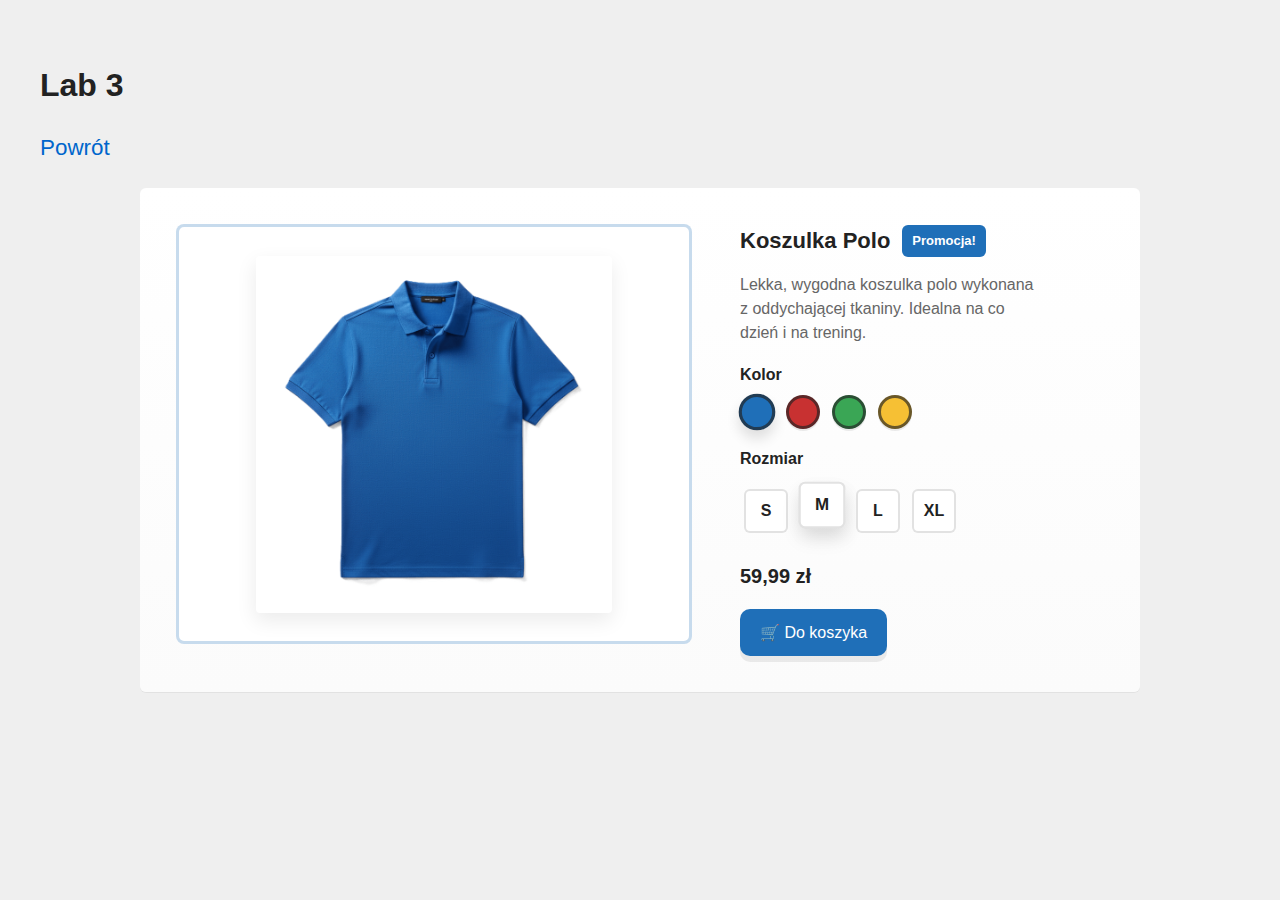
<file: lab-3/index.html>
<!DOCTYPE html>
<html lang="pl">
  <head>
    <meta charset="UTF-8" />
    <title>Lab 3</title>
    <link rel="stylesheet" href="css/style.css" />
    <link rel="stylesheet" href="css/polo.css" />
  </head>
  <body>
    <h1>Lab 3</h1>
    <a href="..">Powrót</a>

    <section class="product-card">
      <input type="radio" name="color" id="color-blue" checked />
      <input type="radio" name="color" id="color-red" />
      <input type="radio" name="color" id="color-green" />
      <input type="radio" name="color" id="color-yellow" />

      <input type="radio" name="size" id="size-s" />
      <input type="radio" name="size" id="size-m" checked />
      <input type="radio" name="size" id="size-l" />
      <input type="radio" name="size" id="size-xl" />

      <div class="product-media">
        <div class="photo-frame">
          <img
            src="polo/polo_b.png"
            alt="Koszulka Polo niebieska"
            class="photo photo-blue"
          />
          <img
            src="polo/polo_r.png"
            alt="Koszulka Polo czerwona"
            class="photo photo-red"
          />
          <img
            src="polo/polo_g.png"
            alt="Koszulka Polo zielona"
            class="photo photo-green"
          />
          <img
            src="polo/polo_y.png"
            alt="Koszulka Polo żółta"
            class="photo photo-yellow"
          />
        </div>
      </div>

      <div class="product-info">
        <h2 class="title">
          Koszulka Polo <span class="badge">Promocja!</span>
        </h2>
        <p class="desc">
          Lekka, wygodna koszulka polo wykonana z oddychającej tkaniny. Idealna
          na co dzień i na trening.
        </p>

        <div class="variant-group">
          <h3>Kolor</h3>
          <div class="swatches" role="radiogroup" aria-label="Wybierz kolor">
            <label
              for="color-blue"
              class="swatch blue"
              title="Niebieski"
            ></label>
            <label for="color-red" class="swatch red" title="Czerwony"></label>
            <label
              for="color-green"
              class="swatch green"
              title="Zielony"
            ></label>
            <label
              for="color-yellow"
              class="swatch yellow"
              title="Żółty"
            ></label>
          </div>
        </div>

        <div class="variant-group sizes">
          <h3>Rozmiar</h3>
          <div class="size-buttons">
            <label for="size-s">S</label>
            <label for="size-m">M</label>
            <label for="size-l">L</label>
            <label for="size-xl">XL</label>
            <span class="size-highlight" aria-hidden="true"></span>
          </div>
        </div>

        <div class="price">59,99 zł</div>

        <button class="add-to-cart">🛒 Do koszyka</button>
      </div>
    </section>
  </body>
</html>
</file>
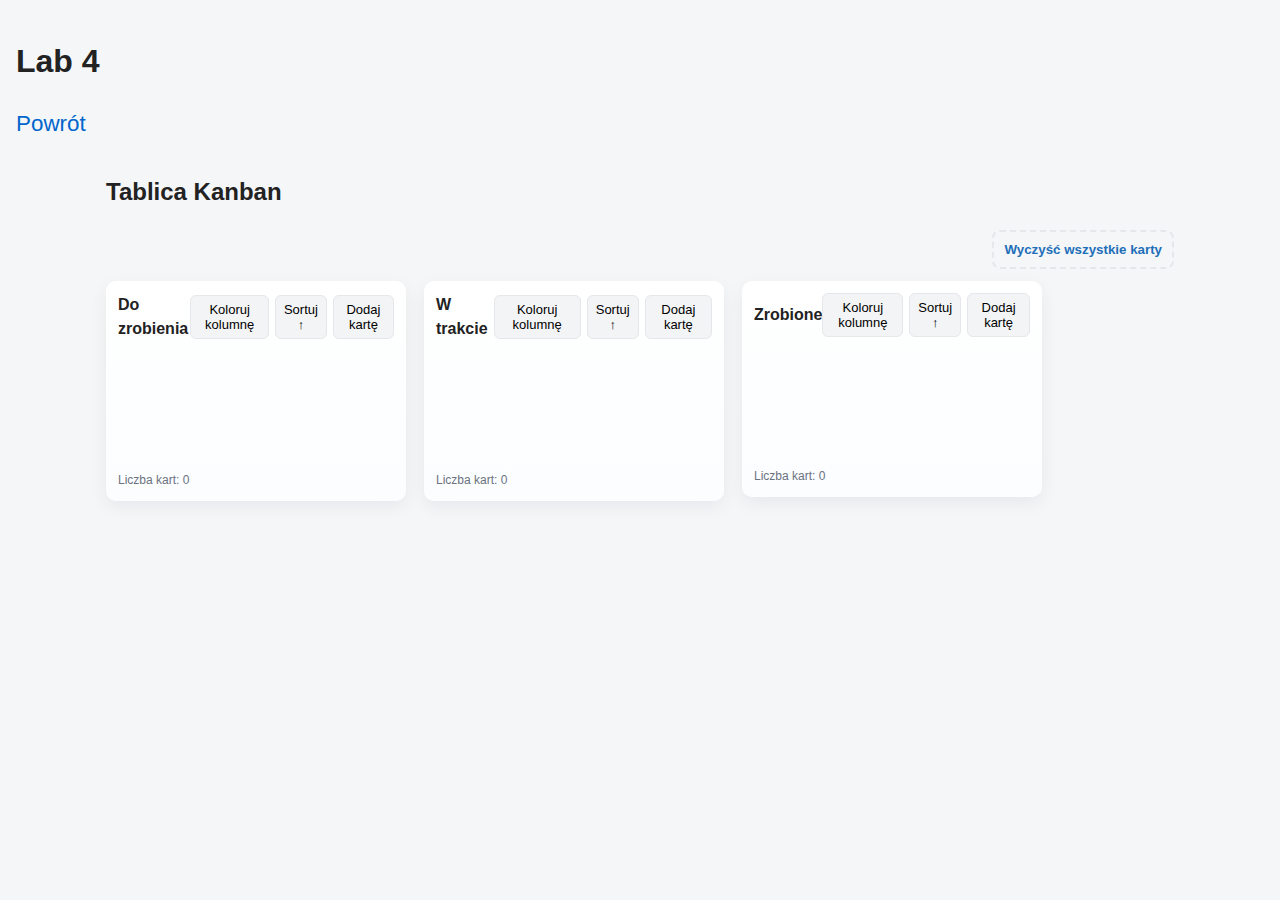
<file: lab-4/index.html>
<!DOCTYPE html>
<html lang="pl">
  <head>
    <meta charset="UTF-8" />
    <title>Lab 4</title>
    <link rel="stylesheet" href="css/style.css" />
    <link rel="stylesheet" href="css/kanban.css" />
  </head>
  <body>
    <h1>Lab 4</h1>
    <a href="..">Powrót</a>

    <main class="kanban-app">
      <h2>Tablica Kanban</h2>
      <div class="board-controls">
        <button id="clear-all" class="add-card">Wyczyść wszystkie karty</button>
      </div>
      <div class="board" id="board"></div>
    </main>

    <script src="js/kanban.js" defer></script>
  </body>
</html>
</file>
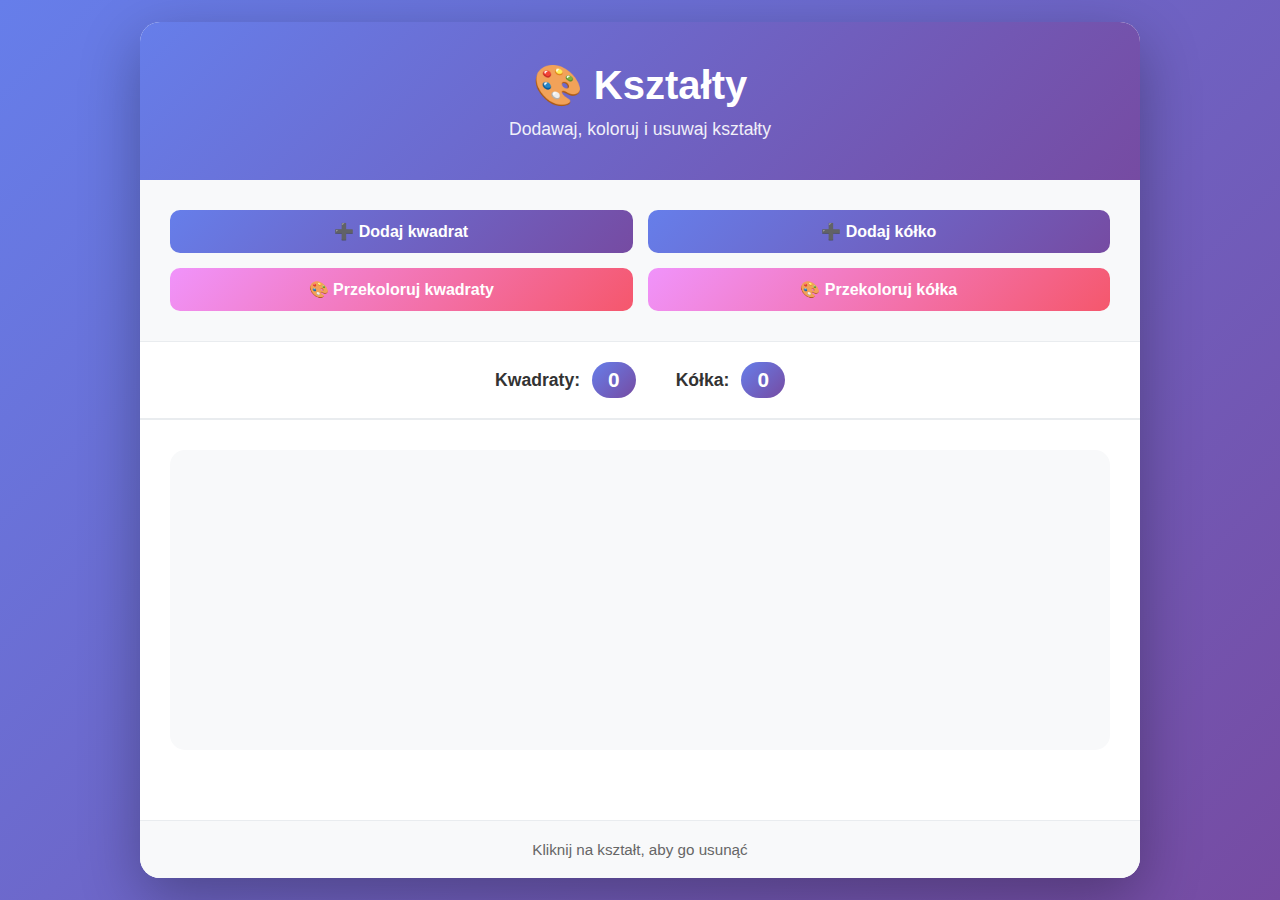
<file: lab-5/index.html>
<!DOCTYPE html>
<html lang="pl">
  <head>
    <meta charset="UTF-8" />
    <meta name="viewport" content="width=device-width, initial-scale=1.0" />
    <title>Lab-5: Kształty</title>
    <link rel="stylesheet" href="style.css" />
    <script type="module" src="./app.js"></script>
  </head>
  <body>
    <div class="container">
      <header>
        <h1>🎨 Kształty</h1>
        <p>Dodawaj, koloruj i usuwaj kształty</p>
      </header>

      <section class="controls">
        <div class="button-group">
          <button id="add-square" class="btn btn-primary">
            ➕ Dodaj kwadrat
          </button>
          <button id="add-circle" class="btn btn-primary">
            ➕ Dodaj kółko
          </button>
        </div>

        <div class="button-group">
          <button id="change-square-color" class="btn btn-secondary">
            🎨 Przekoloruj kwadraty
          </button>
          <button id="change-circle-color" class="btn btn-secondary">
            🎨 Przekoloruj kółka
          </button>
        </div>
      </section>

      <section class="counters">
        <div class="counter-item">
          <span class="counter-label">Kwadraty:</span>
          <span id="squares-count" class="counter-value">0</span>
        </div>
        <div class="counter-item">
          <span class="counter-label">Kółka:</span>
          <span id="circles-count" class="counter-value">0</span>
        </div>
      </section>

      <section class="canvas">
        <div id="shapes-container" class="shapes-container"></div>
      </section>

      <footer>
        <p>Kliknij na kształt, aby go usunąć</p>
      </footer>
    </div>
  </body>
</html>
</file>
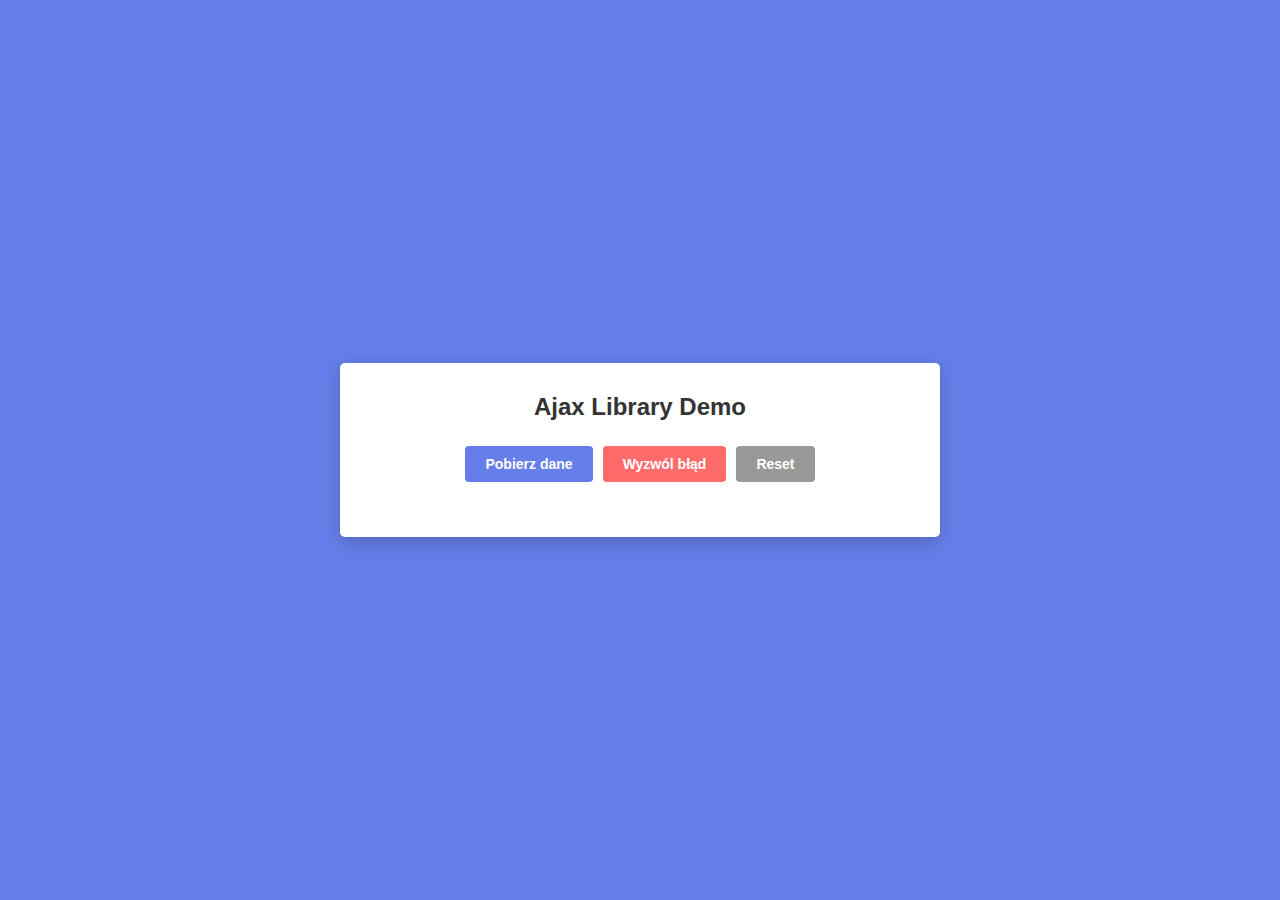
<file: lab-6/index.html>
<!doctype html>
<html lang="pl">
  <head>
    <meta charset="UTF-8" />
    <meta name="viewport" content="width=device-width, initial-scale=1.0" />
    <title>Demo Ajax Library</title>
    <link rel="stylesheet" href="style.css" />
  </head>
  <body>
    <div class="container">
      <h1>Ajax Library Demo</h1>

      <div class="controls">
        <button id="fetchBtn" class="btn btn-primary">Pobierz dane</button>
        <button id="errorBtn" class="btn btn-danger">Wyzwól błąd</button>
        <button id="resetBtn" class="btn btn-secondary">Reset</button>
      </div>

      <div id="errorMessage" class="error-message"></div>

      <div id="loader" class="loader hidden">
        <div class="spinner"></div>
        <p>Ładowanie...</p>
      </div>

      <div id="dataList" class="data-list"></div>
    </div>

    <script src="ajax.js"></script>
    <script src="app.js"></script>
  </body>
</html>
</file>
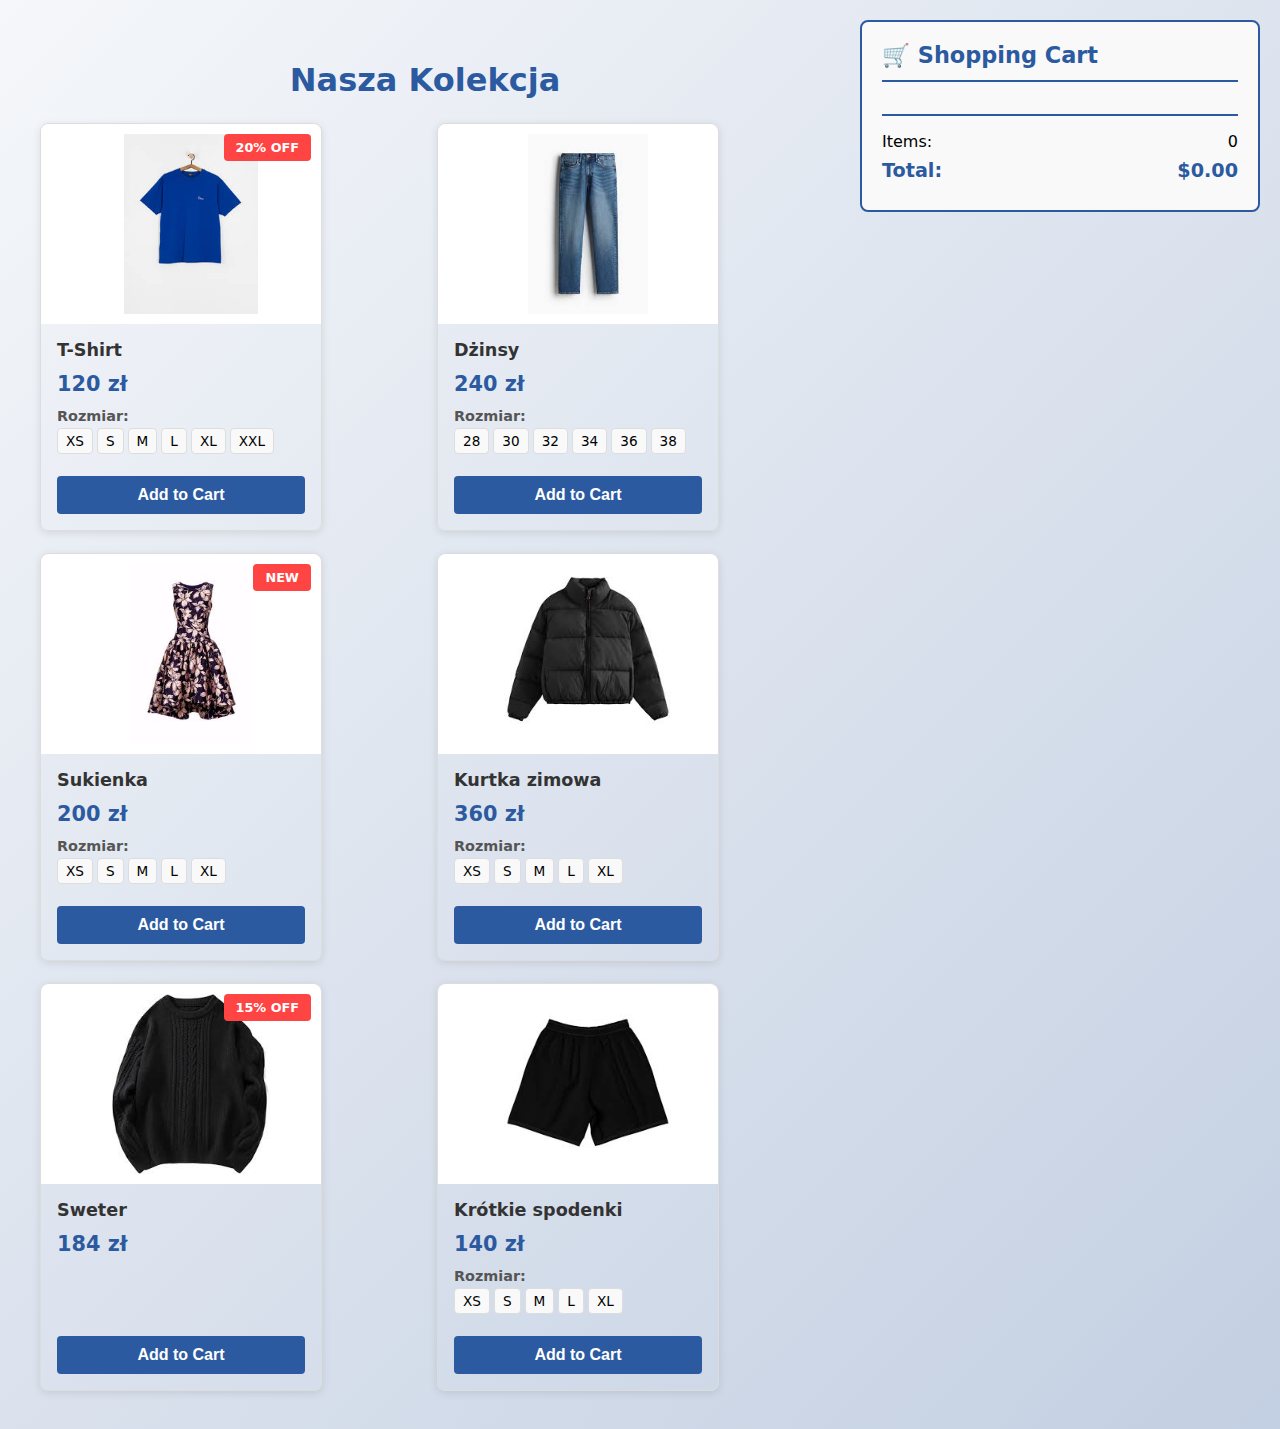
<file: lab-7/index.html>
<!doctype html>
<html lang="en">
  <head>
    <meta charset="UTF-8" />
    <meta name="viewport" content="width=device-width, initial-scale=1.0" />
    <title>Lab-7: Online Store</title>
    <link rel="stylesheet" href="./style.css" />
  </head>
  <body>
    <div class="container">
      <product-list></product-list>
      <shopping-cart></shopping-cart>
    </div>

    <script type="module" src="./app.js"></script>
  </body>
</html>
</file>
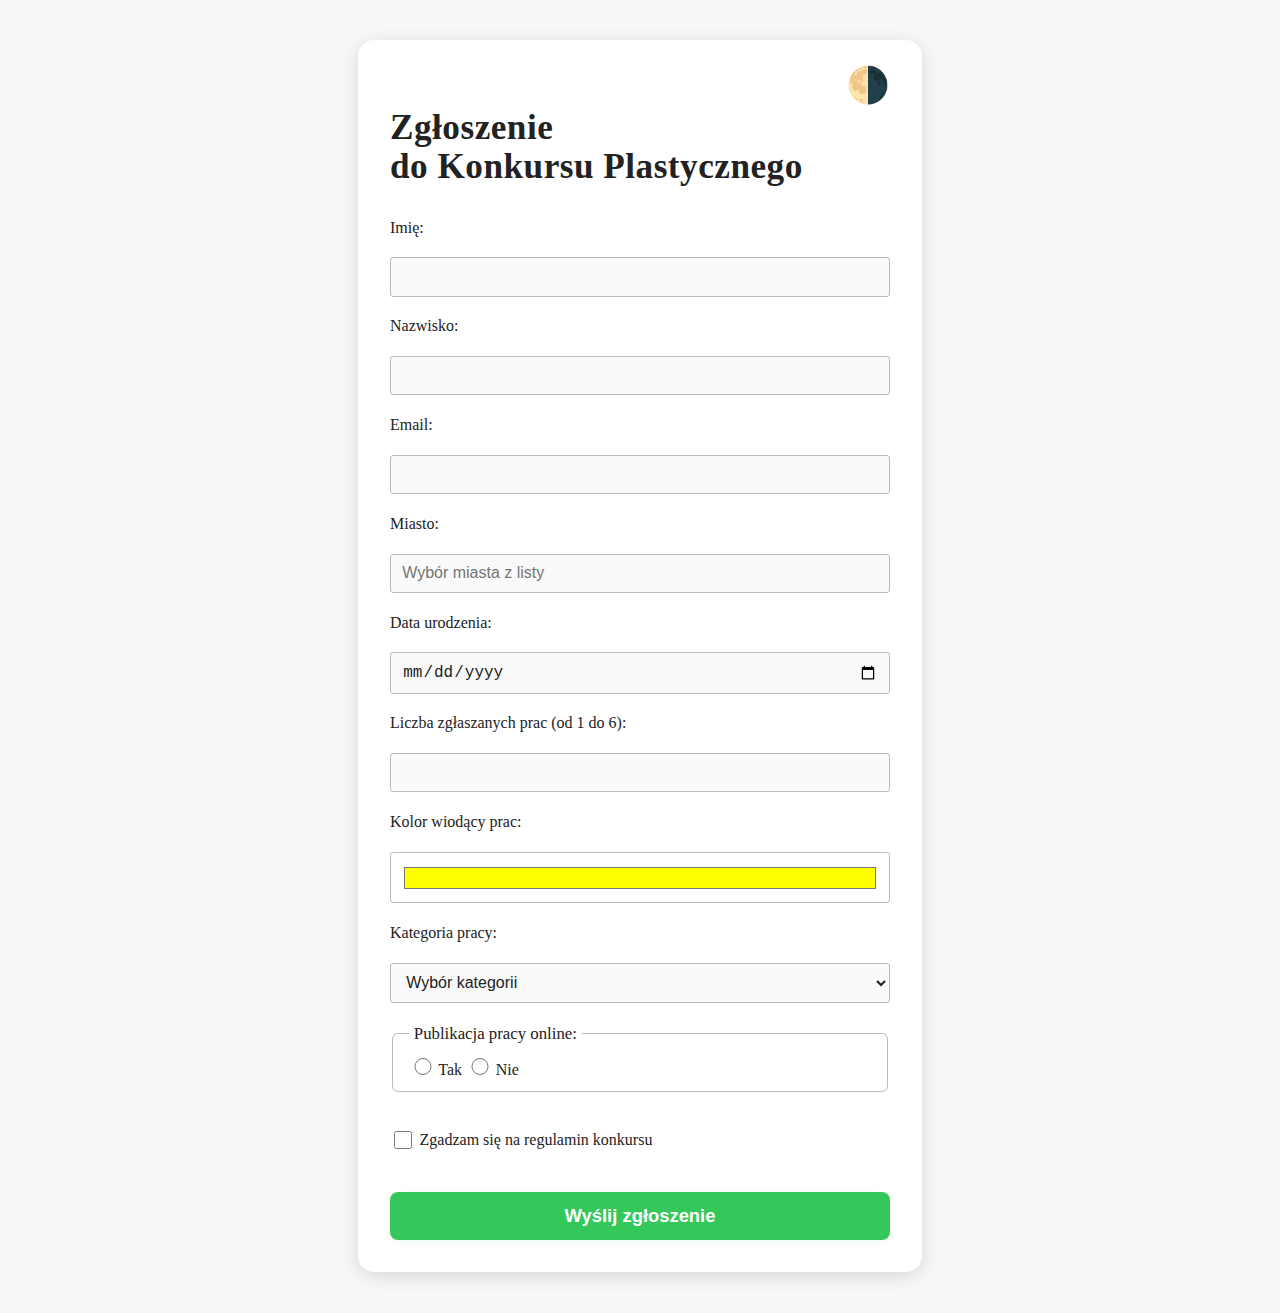
<file: lab-1/konkurs.html>
<!DOCTYPE html>
<html lang="pl">
  <head>
    <meta charset="UTF-8" />
    <title>Lab 1</title>
    <link rel="stylesheet" href="css/konkurs.css" />
  </head>
  <body>
    <main class="konkurs-container">
      <span
        class="moon-toggle"
        title="Zmień motyw"
        tabindex="0"
        onclick="document.body.classList.toggle('dark')"
        >🌗</span
      >
      <h2>Zgłoszenie<br />do Konkursu Plastycznego</h2>
      <form
        action="https://httpbin.org/get"
        method="get"
        autocomplete="on"
        novalidate
      >
        <label for="imie">Imię:</label>
        <input type="text" id="imie" name="imie" maxlength="30" required />

        <label for="nazwisko">Nazwisko:</label>
        <input
          type="text"
          id="nazwisko"
          name="nazwisko"
          maxlength="50"
          required
        />

        <label for="email">Email:</label>
        <input type="email" id="email" name="email" required />

        <label for="miasto">Miasto:</label>
        <input
          type="text"
          id="miasto"
          name="miasto"
          placeholder="Wybór miasta z listy"
          list="miasta"
          required
        />
        <datalist id="miasta">
          <option value="Warszawa" />
          <option value="Kraków" />
          <option value="Gdańsk" />
          <option value="Wrocław" />
        </datalist>

        <label for="urodzenie">Data urodzenia:</label>
        <input type="date" id="urodzenie" name="urodzenie" required />

        <label for="liczba">Liczba zgłaszanych prac (od 1 do 6):</label>
        <input
          type="number"
          id="liczba"
          name="liczba"
          min="1"
          max="6"
          required
        />

        <label for="kolor">Kolor wiodący prac:</label>
        <input type="color" id="kolor" name="kolor" value="#ffff00" required />

        <label for="kategoria">Kategoria pracy:</label>
        <select id="kategoria" name="kategoria" required>
          <option value="">Wybór kategorii</option>
          <option value="malarstwo">Malarstwo</option>
          <option value="rysunek">Rysunek</option>
          <option value="grafika">Grafika</option>
          <option value="inne">Inne</option>
        </select>

        <fieldset>
          <legend>Publikacja pracy online:</legend>
          <label
            ><input type="radio" name="publikacja" value="tak" required />
            Tak</label
          >
          <label
            ><input type="radio" name="publikacja" value="nie" required />
            Nie</label
          >
        </fieldset>

        <label style="display: flex; align-items: center; margin-top: 1rem">
          <input
            type="checkbox"
            name="regulamin"
            required
            style="margin-right: 0.5em"
          />
          Zgadzam się na regulamin konkursu
        </label>

        <button type="submit">Wyślij zgłoszenie</button>
      </form>
    </main>
  </body>
</html>
</file>
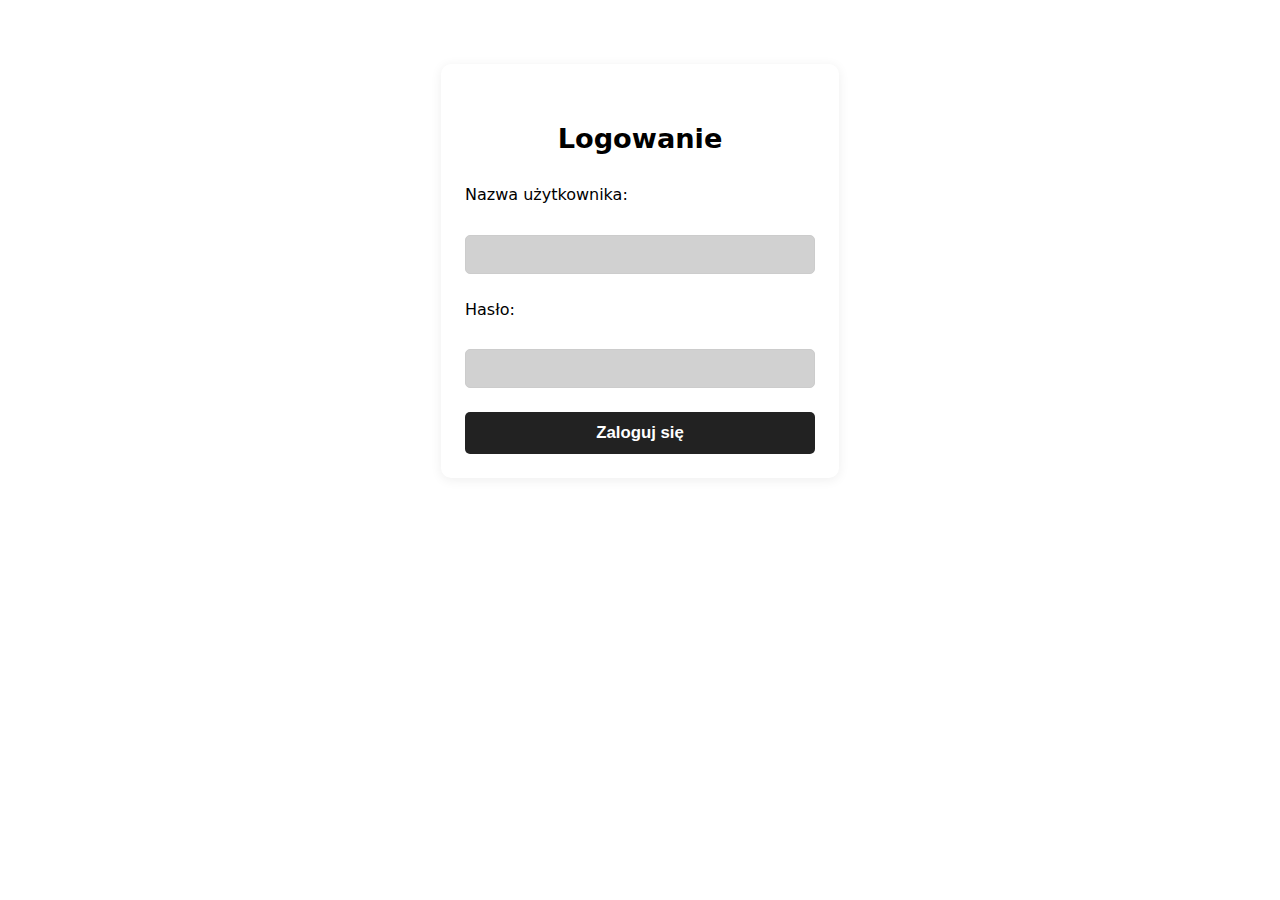
<file: lab-1/login.html>
<!DOCTYPE html>
<html lang="pl">
  <head>
    <meta charset="UTF-8" />
    <title>Lab 1</title>
    <link rel="stylesheet" href="css/style.css" />
  </head>
  <body>
    <main class="login-container">
      <h2>Logowanie</h2>
      <form action="https://httpbin.org/post" method="post" class="login-form">
        <label for="username" class="login-label">Nazwa użytkownika:</label>
        <input
          type="text"
          id="username"
          name="username"
          class="login-input"
          required
        />
        <label for="password" class="login-label">Hasło:</label>
        <input
          type="password"
          id="password"
          name="password"
          class="login-input"
          required
        />
        <button type="submit" class="login-button">Zaloguj się</button>
      </form>
    </main>
  </body>
</html>
</file>
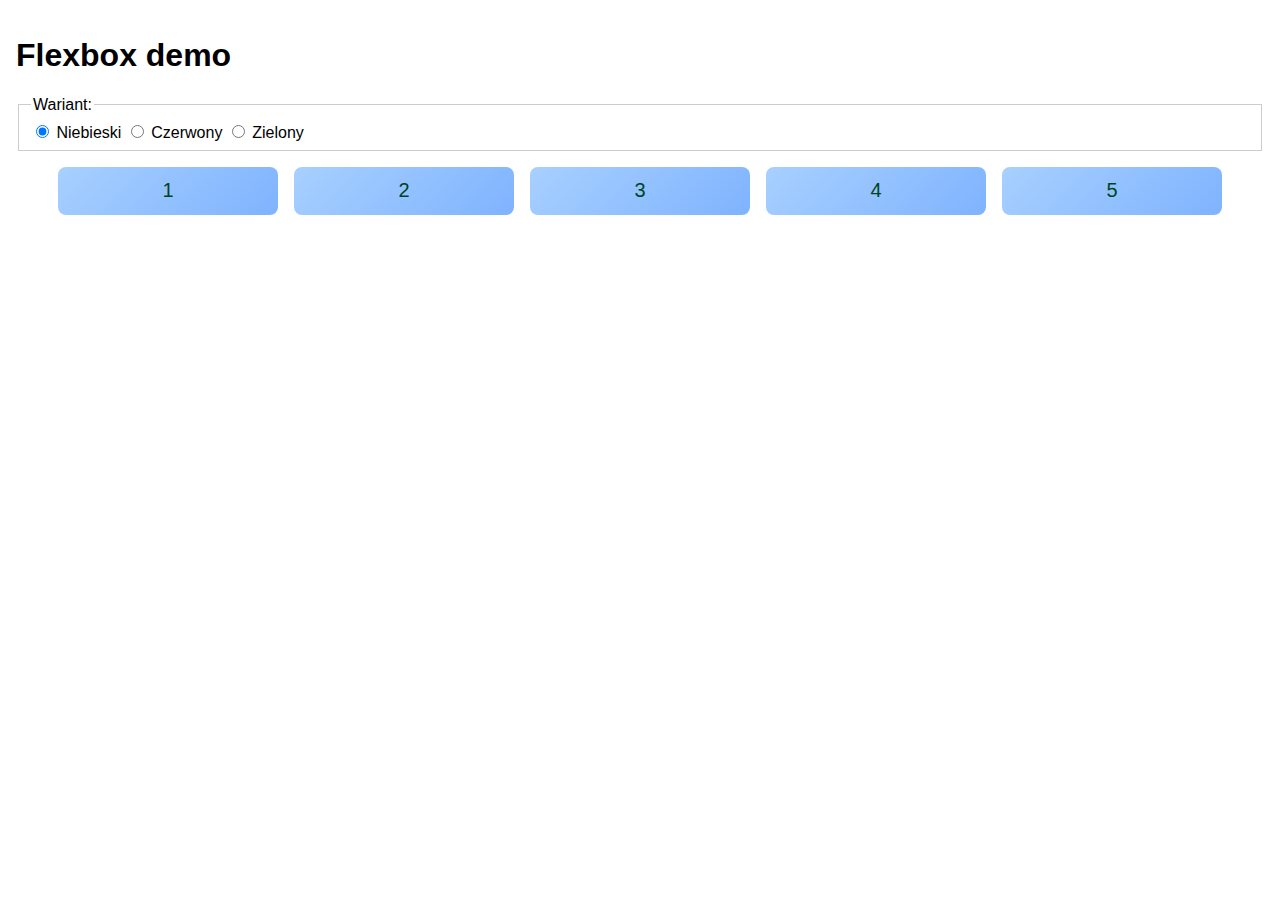
<file: lab-2/flex.html>
<!DOCTYPE html>
<html lang="pl">
  <head>
    <meta charset="UTF-8" />
    <meta name="viewport" content="width=device-width, initial-scale=1.0" />
    <title>Flexbox Demo</title>
    <link rel="stylesheet" href="css/flex.css" />
  </head>
  <body>
    <h1>Flexbox demo</h1>
    <header>
      <fieldset class="theme-picker">
        <legend>Wariant:</legend>
        <label>
          <input type="radio" name="version" value="blue" checked />
          Niebieski
        </label>
        <label
          ><input type="radio" name="version" value="red" />
          Czerwony
        </label>
        <label>
          <input type="radio" name="version" value="green" />
          Zielony
        </label>
      </fieldset>
    </header>
    <div class="container">
      <div class="item">1</div>
      <div class="item">2</div>
      <div class="item">3</div>
      <div class="item">4</div>
      <div class="item">5</div>
    </div>
  </body>
</html>
</file>
<file: lab-3/css/style.css>
html {
  font-size: 16px;
  font-family: system-ui, sans-serif;
  line-height: 1.5;
}
body {
  margin: 1rem;
  padding: 0;
}

a {
  color: #0066cc;
  text-decoration: none;
  font-size: 1.4rem;
}
a:hover {
  text-decoration: underline;
}
</file>
<file: lab-3/css/polo.css>
:root {
  --bg: #efefef;
  --card-bg: #f6f6f6;
  --accent: #1f6fb8;
  --accent-red: #c83131;
  --text: #222;
  --muted: #666;
}

* {
  box-sizing: border-box;
}
body {
  font-family: Segoe UI, Tahoma, Arial, sans-serif;
  color: var(--text);
  background: var(--bg);
  padding: 24px;
}

.product-card {
  max-width: 1000px;
  margin: 24px auto;
  padding: 28px;
  background: linear-gradient(#fff, #fbfbfb);
  display: grid;
  grid-template-columns: 1fr 380px;
  gap: 32px;
  border-radius: 6px;
  box-shadow: 0 1px 0 rgba(0, 0, 0, 0.05);
  align-items: start;
}

.product-media {
  padding: 8px;
}
.photo-frame {
  background: white;
  border-radius: 8px;
  padding: 22px;
  border: 3px solid rgba(31, 111, 184, 0.25);
  position: relative;
  overflow: hidden;
  height: 420px;
  display: flex;
  align-items: center;
  justify-content: center;
}
.photo {
  max-width: 500px;
  position: absolute;
  left: 50%;
  top: 50%;
  transform: translate(-50%, -50%) scale(0.95);
  max-width: 86%;
  max-height: 86%;
  transition: opacity 0.25s ease, transform 0.35s ease;

  box-shadow: 0 8px 20px rgba(0, 0, 0, 0.08);
  border-radius: 4px;
}

.photo-blue {
  opacity: 0;
}
.photo-red {
  opacity: 0;
}
.photo-green {
  opacity: 0;
}
.photo-yellow {
  opacity: 0;
}

.product-info {
  padding: 8px;
}
.title {
  margin: 0 0 12px;
  font-size: 22px;
  display: flex;
  align-items: center;
  gap: 12px;
}
.badge {
  background: var(--accent);
  color: #fff;
  padding: 6px 10px;
  border-radius: 6px;
  font-size: 13px;
}
.desc {
  max-width: 300px;
  color: var(--muted);
  line-height: 1.5;
  margin-bottom: 18px;
}

.variant-group {
  margin-bottom: 18px;
}
.variant-group h3 {
  margin: 0 0 8px;
  font-size: 16px;
}

.swatches {
  display: flex;
  gap: 12px;
  align-items: center;
}
.swatches input {
  display: none;
}
.swatch {
  width: 34px;
  height: 34px;
  border-radius: 50%;
  display: inline-block;
  border: 3px solid #222a;
  box-shadow: 0 2px 0 rgba(0, 0, 0, 0.08);
  position: relative;
  cursor: pointer;
  transition: transform 0.18s ease, box-shadow 0.18s ease,
    border-color 0.18s ease;
}
.swatch::after {
  content: '';
  position: absolute;
  inset: -6px;
  border-radius: 50%;
  transition: box-shadow 0.18s ease;
}
.swatch.blue {
  background: var(--accent);
}
.swatch.red {
  background: var(--accent-red);
}
.swatch.green {
  background: #3aa655;
}
.swatch.yellow {
  background: #f6c034;
}

#color-blue:checked ~ .swatches label[for='color-blue'],
#color-red:checked ~ .swatches label[for='color-red'],
#color-green:checked ~ .swatches label[for='color-green'],
#color-yellow:checked ~ .swatches label[for='color-yellow'] {
  box-shadow: 0 0 0 4px rgba(0, 0, 0, 0.06),
    0 0 0 8px rgba(255, 255, 255, 0.5) inset;
  border-color: #222;
}

.size-buttons {
  display: flex;
  gap: 12px;
}
.size-buttons input {
  display: none;
}
.size-buttons label {
  display: inline-flex;
  align-items: center;
  justify-content: center;
  width: 44px;
  height: 44px;
  border-radius: 6px;
  border: 2px solid #2222;
  background: white;
  cursor: pointer;
  font-weight: 600;
}
.size-buttons label:hover {
  transform: translateY(-2px);
}
#size-m:checked ~ .size-buttons label[for='size-m'],
#size-s:checked ~ .size-buttons label[for='size-s'],
#size-l:checked ~ .size-buttons label[for='size-l'],
#size-xl:checked ~ .size-buttons label[for='size-xl'] {
  background: var(--accent);
  color: #fff;
  border-color: var(--accent);
}

.price {
  font-size: 20px;
  font-weight: 700;
  margin: 8px 0 18px;
}
.add-to-cart {
  background: var(--accent);
  color: #fff;
  border: 0;
  padding: 14px 20px;
  border-radius: 10px;
  font-size: 16px;
  cursor: pointer;
  box-shadow: 0 6px 0 rgba(0, 0, 0, 0.07);
  display: inline-flex;
  align-items: center;
  gap: 10px;
  transition: background 0.18s ease, transform 0.12s ease, box-shadow 0.12s ease;
}

.product-card > input[type='radio'] {
  position: absolute;
  left: -9999px;
}

#color-blue:focus ~ .product-info .swatches label[for='color-blue'],
#color-red:focus ~ .product-info .swatches label[for='color-red'],
#color-green:focus ~ .product-info .swatches label[for='color-green'],
#color-yellow:focus ~ .product-info .swatches label[for='color-yellow'],
#size-s:focus ~ .product-info .size-buttons label[for='size-s'],
#size-m:focus ~ .product-info .size-buttons label[for='size-m'],
#size-l:focus ~ .product-info .size-buttons label[for='size-l'],
#size-xl:focus ~ .product-info .size-buttons label[for='size-xl'] {
  outline: 3px solid rgba(31, 111, 184, 0.18);
  outline-offset: 4px;
  border-radius: 6px;
}

/* color swapping via CSS using :checked state - we place inputs before the swatches and use general sibling selectors */
#color-blue:checked ~ .product-info .add-to-cart {
  background: var(--accent);
}
#color-red:checked ~ .product-info .add-to-cart {
  background: var(--accent-red);
}

/* show correct photo */
#color-blue:checked ~ .product-media .photo-frame .photo-blue {
  opacity: 1;
  transform: translate(-50%, -50%) scale(1);
}
#color-blue:checked ~ .product-media .photo-frame .photo-red {
  opacity: 0;
  transform: translate(-50%, -50%) scale(0.95);
}

#color-red:checked ~ .product-media .photo-frame .photo-red {
  opacity: 1;
  transform: translate(-50%, -50%) scale(1);
}
#color-red:checked ~ .product-media .photo-frame .photo-blue {
  opacity: 0;
  transform: translate(-50%, -50%) scale(0.95);
}

#color-green:checked ~ .product-media .photo-frame .photo-green {
  opacity: 1;
  transform: translate(-50%, -50%) scale(1);
}
#color-yellow:checked ~ .product-media .photo-frame .photo-yellow {
  opacity: 1;
  transform: translate(-50%, -50%) scale(1);
}

#color-blue:checked ~ .product-media .photo-frame .photo-blue {
  opacity: 1;
  transform: translate(-50%, -50%) scale(1);
}
#color-red:checked ~ .product-media .photo-frame .photo-red {
  opacity: 1;
  transform: translate(-50%, -50%) scale(1);
}

#color-green:checked ~ .product-media .photo-frame {
  border-color: rgba(58, 166, 85, 0.25);
}
#color-green:checked ~ .product-info .add-to-cart {
  background: #2c9d4a;
}
#color-yellow:checked ~ .product-media .photo-frame {
  border-color: rgba(246, 192, 52, 0.25);
}
#color-yellow:checked ~ .product-info .add-to-cart {
  background: #e0a30a;
}

@media (max-width: 880px) {
  .product-card {
    grid-template-columns: 1fr;
  }
  .photo-frame {
    height: 360px;
  }
}

@media (max-width: 480px) {
  body {
    padding: 12px;
  }
  .photo-frame {
    padding: 14px;
    height: 300px;
  }
  .product-card {
    padding: 18px;
  }
  .product-info {
    order: 2;
  }
  .product-media {
    order: 1;
  }
}

.product-card .photo-frame {
  transition: box-shadow 0.25s ease, border-color 0.25s ease,
    transform 0.25s ease;
}
.product-card:hover .photo-frame {
  box-shadow: 0 18px 40px rgba(0, 0, 0, 0.08);
}

.size-buttons {
  position: relative;
  padding: 10px 4px;
}
.size-highlight {
  position: absolute;
  left: 6px;
  top: 6px;
  width: 44px;
  height: 44px;
  border-radius: 8px;
  background: linear-gradient(
    180deg,
    rgba(255, 255, 255, 0.12),
    rgba(0, 0, 0, 0.03)
  );
  box-shadow: 0 6px 18px rgba(0, 0, 0, 0.08);
  transition: transform 0.28s cubic-bezier(0.2, 0.9, 0.3, 1), width 0.18s ease,
    background 0.18s ease;
  z-index: 0;
  pointer-events: none;
}
.size-buttons label {
  position: relative;
  z-index: 1;
}

#size-s:checked ~ .product-info .size-buttons .size-highlight {
  transform: translateX(0);
}
#size-m:checked ~ .product-info .size-buttons .size-highlight {
  transform: translateX(calc(44px + 12px));
}
#size-l:checked ~ .product-info .size-buttons .size-highlight {
  transform: translateX(calc((44px + 12px) * 2));
}
#size-xl:checked ~ .product-info .size-buttons .size-highlight {
  transform: translateX(calc((44px + 12px) * 3));
}

#size-s:checked ~ .product-info .size-buttons label[for='size-s'],
#size-m:checked ~ .product-info .size-buttons label[for='size-m'],
#size-l:checked ~ .product-info .size-buttons label[for='size-l'],
#size-xl:checked ~ .product-info .size-buttons label[for='size-xl'] {
  transform: translateY(-6px) scale(1.06);
  box-shadow: 0 10px 18px rgba(0, 0, 0, 0.08);
  transition: transform 0.28s cubic-bezier(0.2, 0.9, 0.3, 1),
    box-shadow 0.28s ease;
}

.swatch:hover {
  transform: scale(1.06);
}
#color-blue:checked ~ .product-info .swatches label[for='color-blue'],
#color-red:checked ~ .product-info .swatches label[for='color-red'],
#color-green:checked ~ .product-info .swatches label[for='color-green'],
#color-yellow:checked ~ .product-info .swatches label[for='color-yellow'] {
  transform: scale(1.08);
  box-shadow: 0 8px 12px rgba(0, 0, 0, 0.12);
}

#color-blue:checked ~ .product-media .photo-frame .photo-blue {
  transform: translate(-50%, -50%) scale(1);
}
#color-red:checked ~ .product-media .photo-frame .photo-red {
  transform: translate(-50%, -50%) scale(1);
}
#color-green:checked ~ .product-media .photo-frame .photo-green {
  transform: translate(-50%, -50%) scale(1);
}
#color-yellow:checked ~ .product-media .photo-frame .photo-yellow {
  transform: translate(-50%, -50%) scale(1);
}

.add-to-cart:active {
  transform: translateY(2px);
  box-shadow: 0 4px 0 rgba(0, 0, 0, 0.06);
}
</file>
<file: lab-4/css/style.css>
html {
  font-size: 16px;
  font-family: system-ui, sans-serif;
  line-height: 1.5;
}
body {
  margin: 1rem;
  padding: 0;
}

a {
  color: #0066cc;
  text-decoration: none;
  font-size: 1.4rem;
}
a:hover {
  text-decoration: underline;
}
</file>
<file: lab-4/css/kanban.css>
:root {
  --bg: #f4f6f8;
  --card-bg: #ffffff;
  --muted: #6b7280;
  --accent: #1f6fb8;
  --gap: 18px;
  --col-width: 300px;
}
* {
  box-sizing: border-box;
}
body {
  font-family: Inter, Segoe UI, Roboto, Arial, sans-serif;
  background: var(--bg);
  color: #222;
  margin: 0;
  padding: 1rem;
}
.kanban-app {
  max-width: 1100px;
  margin: 18px auto;
  padding: 16px;
}
.kanban-app h2 {
  margin: 0 0 12px;
}
.board-controls {
  display: flex;
  justify-content: flex-end;
  margin-bottom: 12px;
}
.board {
  display: flex;
  gap: var(--gap);
  align-items: flex-start;
}
.column {
  width: var(--col-width);
  background: linear-gradient(180deg, #fff, #fbfdff);
  border-radius: 10px;
  padding: 12px;
  box-shadow: 0 6px 18px rgba(17, 24, 39, 0.06);
  display: flex;
  flex-direction: column;
}
.col-header {
  display: flex;
  align-items: center;
  justify-content: space-between;
  margin-bottom: 10px;
}
.col-title {
  font-weight: 700;
}
.col-actions {
  display: flex;
  gap: 6px;
  align-items: center;
}
.col-actions button {
  background: #f3f4f6;
  border: 1px solid #e6e7ea;
  padding: 6px 8px;
  border-radius: 6px;
  cursor: pointer;
  font-size: 13px;
}
.col-actions button:hover {
  background: #eef2ff;
}
.counter {
  font-size: 13px;
  color: var(--muted);
  margin-left: 8px;
}
.col-body {
  min-height: 120px;
  display: flex;
  flex-direction: column;
  gap: 10px;
}
.card {
  background: var(--card-bg);
  padding: 10px;
  border-radius: 8px;
  box-shadow: 0 6px 12px rgba(2, 6, 23, 0.04);
  position: relative;
  overflow: hidden;
  word-break: break-word;
}
.card .content {
  min-height: 36px;
  outline: none;
}
.card .controls {
  display: flex;
  gap: 8px;
  margin-top: 8px;
  align-items: center;
}
.icon-btn {
  background: transparent;
  border: 0;
  padding: 6px;
  border-radius: 6px;
  cursor: pointer;
}
.icon-btn:hover {
  background: rgba(0, 0, 0, 0.04);
}
.delete {
  position: absolute;
  right: 8px;
  top: 8px;
  background: rgba(0, 0, 0, 0.06);
  border-radius: 50%;
  width: 28px;
  height: 28px;
  display: flex;
  align-items: center;
  justify-content: center;
  cursor: pointer;
}
.delete:hover {
  background: rgba(0, 0, 0, 0.12);
}
.small {
  font-size: 12px;
  color: var(--muted);
}
.add-card {
  display: block;
  margin-top: 8px;
  padding: 10px;
  border-radius: 8px;
  border: 2px dashed #e6e7ea;
  background: transparent;
  cursor: pointer;
  text-align: center;
  color: var(--accent);
  font-weight: 600;
}
.add-card:hover {
  background: #f8fbff;
}
.card-controls {
  display: flex;
  gap: 6px;
  margin-top: 8px;
}
.move-btn {
  background: rgba(255, 255, 255, 0.6);
  border: 1px solid rgba(0, 0, 0, 0.06);
  padding: 6px 8px;
  border-radius: 6px;
  cursor: pointer;
}
.move-btn:hover {
  transform: translateY(-2px);
}
.color-btn {
  background: rgba(255, 255, 255, 0.6);
  border: 1px solid rgba(0, 0, 0, 0.06);
  padding: 6px;
  border-radius: 6px;
  cursor: pointer;
}
.sort-btn {
  background: rgba(255, 255, 255, 0.6);
  border: 1px solid rgba(0, 0, 0, 0.06);
  padding: 6px;
  border-radius: 6px;
  cursor: pointer;
}

/* responsive */
@media (max-width: 980px) {
  .board {
    flex-wrap: wrap;
    justify-content: center;
  }
  .column {
    width: calc(100% - 40px);
    max-width: 420px;
  }
}

.card,
.column,
.col-actions button,
.add-card {
  transition: transform 0.18s ease, box-shadow 0.18s ease, background 0.18s ease;
}

.card.added {
  transform: translateY(-6px) scale(1.01);
  box-shadow: 0 18px 36px rgba(2, 6, 23, 0.08);
}

.card .content:focus {
  box-shadow: 0 0 0 3px rgba(31, 111, 184, 0.12);
  border-radius: 6px;
}

.col-actions .count {
  background: transparent;
  border-radius: 6px;
  padding: 6px;
  font-weight: 600;
}
</file>
<file: lab-5/style.css>
* {
  margin: 0;
  padding: 0;
  box-sizing: border-box;
}

body {
  font-family: 'Segoe UI', Tahoma, Geneva, Verdana, sans-serif;
  background: linear-gradient(135deg, #667eea 0%, #764ba2 100%);
  min-height: 100vh;
  display: flex;
  align-items: center;
  justify-content: center;
  padding: 20px;
}

.container {
  background: white;
  border-radius: 20px;
  box-shadow: 0 20px 60px rgba(0, 0, 0, 0.3);
  max-width: 1000px;
  width: 100%;
  overflow: hidden;
}

header {
  background: linear-gradient(135deg, #667eea 0%, #764ba2 100%);
  color: white;
  padding: 40px 30px;
  text-align: center;
}

header h1 {
  font-size: 2.5rem;
  margin-bottom: 10px;
}

header p {
  font-size: 1.1rem;
  opacity: 0.9;
}

.controls {
  padding: 30px;
  background: #f8f9fa;
  border-bottom: 1px solid #e9ecef;
}

.button-group {
  display: flex;
  gap: 15px;
  margin-bottom: 15px;
  flex-wrap: wrap;
}

.button-group:last-child {
  margin-bottom: 0;
}

.btn {
  padding: 12px 24px;
  border: none;
  border-radius: 10px;
  font-size: 1rem;
  font-weight: 600;
  cursor: pointer;
  transition: all 0.3s ease;
  flex: 1;
  min-width: 150px;
}

.btn-primary {
  background: linear-gradient(135deg, #667eea 0%, #764ba2 100%);
  color: white;
}

.btn-primary:hover {
  transform: translateY(-2px);
  box-shadow: 0 8px 20px rgba(102, 126, 234, 0.4);
}

.btn-primary:active {
  transform: translateY(0);
}

.btn-secondary {
  background: linear-gradient(135deg, #f093fb 0%, #f5576c 100%);
  color: white;
}

.btn-secondary:hover {
  transform: translateY(-2px);
  box-shadow: 0 8px 20px rgba(245, 87, 108, 0.4);
}

.btn-secondary:active {
  transform: translateY(0);
}

.counters {
  display: flex;
  justify-content: center;
  gap: 40px;
  padding: 20px 30px;
  background: white;
  border-bottom: 2px solid #e9ecef;
}

.counter-item {
  display: flex;
  align-items: center;
  gap: 12px;
  font-size: 1.1rem;
}

.counter-label {
  font-weight: 600;
  color: #333;
}

.counter-value {
  background: linear-gradient(135deg, #667eea 0%, #764ba2 100%);
  color: white;
  padding: 6px 16px;
  border-radius: 20px;
  font-weight: bold;
  font-size: 1.3rem;
  min-width: 40px;
  text-align: center;
}

.canvas {
  padding: 30px;
  min-height: 400px;
}

.shapes-container {
  display: grid;
  grid-template-columns: repeat(auto-fill, minmax(120px, 1fr));
  gap: 20px;
  min-height: 300px;
  padding: 20px;
  background: #f8f9fa;
  border-radius: 15px;
}

.shape {
  cursor: pointer;
  transition: all 0.3s ease;
  border-radius: 5px;
  display: flex;
  align-items: center;
  justify-content: center;
  aspect-ratio: 1;
  box-shadow: 0 4px 15px rgba(0, 0, 0, 0.15);
  position: relative;
  overflow: hidden;
}

.shape::before {
  content: '';
  position: absolute;
  top: 0;
  left: -100%;
  width: 100%;
  height: 100%;
  background: rgba(255, 255, 255, 0.2);
  transition: left 0.3s ease;
}

.shape:hover {
  transform: scale(1.1) rotate(2deg);
  box-shadow: 0 8px 25px rgba(0, 0, 0, 0.25);
}

.shape:hover::before {
  left: 100%;
}

.shape:active {
  transform: scale(0.95);
}

.shape.square {
  border-radius: 10px;
}

.shape.circle {
  border-radius: 50%;
}

footer {
  background: #f8f9fa;
  padding: 20px 30px;
  text-align: center;
  color: #666;
  font-size: 0.95rem;
  border-top: 1px solid #e9ecef;
}

@media (max-width: 768px) {
  header h1 {
    font-size: 1.8rem;
  }

  header p {
    font-size: 1rem;
  }

  .controls {
    padding: 20px;
  }

  .button-group {
    flex-direction: column;
    gap: 10px;
  }

  .btn {
    min-width: auto;
  }

  .counters {
    gap: 20px;
    padding: 15px 20px;
  }

  .counter-item {
    font-size: 1rem;
  }

  .canvas {
    padding: 20px;
    min-height: 300px;
  }

  .shapes-container {
    grid-template-columns: repeat(auto-fill, minmax(100px, 1fr));
    gap: 15px;
    padding: 15px;
    min-height: 250px;
  }

  .counter-value {
    padding: 4px 12px;
    font-size: 1.1rem;
  }
}

@media (max-width: 480px) {
  .container {
    border-radius: 10px;
  }

  header {
    padding: 25px 15px;
  }

  header h1 {
    font-size: 1.5rem;
  }

  header p {
    font-size: 0.9rem;
  }

  .controls {
    padding: 15px;
  }

  .button-group {
    gap: 8px;
  }

  .btn {
    padding: 10px 16px;
    font-size: 0.9rem;
  }

  .counters {
    gap: 15px;
    padding: 12px 15px;
    flex-direction: column;
    align-items: center;
  }

  .canvas {
    padding: 15px;
  }

  .shapes-container {
    grid-template-columns: repeat(auto-fill, minmax(80px, 1fr));
    gap: 12px;
    padding: 12px;
  }

  footer {
    padding: 15px;
    font-size: 0.85rem;
  }
}
</file>
<file: lab-6/style.css>
* {
  margin: 0;
  padding: 0;
  box-sizing: border-box;
}

body {
  font-family: Arial, sans-serif;
  background: #667eea;
  min-height: 100vh;
  display: flex;
  justify-content: center;
  align-items: center;
  padding: 20px;
}

.container {
  background: white;
  border-radius: 5px;
  padding: 30px;
  box-shadow: 0 5px 20px rgba(0, 0, 0, 0.2);
  max-width: 600px;
  width: 100%;
}

h1 {
  text-align: center;
  color: #333;
  margin-bottom: 25px;
  font-size: 24px;
}

.controls {
  display: flex;
  gap: 10px;
  margin-bottom: 25px;
  flex-wrap: wrap;
  justify-content: center;
}

.btn {
  padding: 10px 20px;
  border: none;
  border-radius: 4px;
  font-size: 14px;
  font-weight: bold;
  cursor: pointer;
}

.btn-primary {
  background: #667eea;
  color: white;
}

.btn-primary:hover {
  background: #5568d3;
}

.btn-danger {
  background: #ff6b6b;
  color: white;
}

.btn-danger:hover {
  background: #ff5252;
}

.btn-secondary {
  background: #999;
  color: white;
}

.btn-secondary:hover {
  background: #777;
}

.error-message {
  background: #ffe0e0;
  color: #d00;
  padding: 12px;
  border-radius: 4px;
  margin-bottom: 20px;
  display: none;
}

.error-message:not(:empty) {
  display: block;
}

.loader {
  text-align: center;
  padding: 30px;
  margin-bottom: 20px;
}

.loader.hidden {
  display: none;
}

.spinner {
  width: 40px;
  height: 40px;
  border: 3px solid #f0f0f0;
  border-top: 3px solid #667eea;
  border-radius: 50%;
  animation: spin 1s linear infinite;
  margin: 0 auto 10px;
}

@keyframes spin {
  0% {
    transform: rotate(0deg);
  }
  100% {
    transform: rotate(360deg);
  }
}

.data-list {
  display: flex;
  flex-direction: column;
  gap: 12px;
}

.data-item {
  background: #f5f5f5;
  padding: 15px;
  border-radius: 4px;
  border-left: 3px solid #667eea;
}

.data-item h3 {
  color: #333;
  font-size: 16px;
  margin-bottom: 8px;
}

.data-item p {
  color: #666;
  font-size: 14px;
  line-height: 1.5;
  margin-bottom: 8px;
}

.data-item small {
  color: #999;
  font-size: 12px;
}
</file>
<file: lab-7/style.css>
* {
  margin: 0;
  padding: 0;
  box-sizing: border-box;
}

body {
  font-family:
    system-ui,
    -apple-system,
    sans-serif;
  background: linear-gradient(135deg, #f5f7fa 0%, #c3cfe2 100%);
  min-height: 100vh;
  padding: 20px;
}

.container {
  max-width: 1400px;
  margin: 0 auto;
  display: grid;
  grid-template-columns: 1fr 400px;
  gap: 30px;
}

shopping-cart {
  position: sticky;
  top: 20px;
  height: fit-content;
}

@media (max-width: 1024px) {
  .container {
    grid-template-columns: 1fr;
  }

  shopping-cart {
    position: static;
  }
}
</file>
<file: lab-1/css/konkurs.css>
/* konkurs.css - stylizacja zaawansowanego formularza konkursowego */
:root {
  color-scheme: light dark;
  --bg: #f7f7fa;
  --container-bg: #fff;
  --container-shadow: 0 4px 18px rgba(0, 0, 0, 0.13);
  --container-radius: 16px;
  --max-width: 500px;
  --label-size: 16px;
  --input-size: 16px;
  --input-bg: #fafafa;
  --input-border: #bbb;
  --input-radius: 6px;
  --input-focus: #34c759;
  --button-bg: #34c759;
  --button-bg-hover: #45a049;
  --button-radius: 8px;
  --button-shadow: 0 2px 8px rgba(52, 199, 89, 0.08);
  --moon-size: 2.2rem;
  --moon-cursor: pointer;
}
.konkurs-container,
body {
  background: var(--bg);
  color: #222;
}
.konkurs-container {
  max-width: var(--max-width);
  margin: 2.5rem auto;
  background: var(--container-bg);
  border-radius: var(--container-radius);
  box-shadow: var(--container-shadow);
  padding: 2.5rem 2rem 2rem 2rem;
  position: relative;
}
.konkurs-container h2 {
  font-size: 2.2rem;
  font-weight: 700;
  margin-bottom: 2rem;
  line-height: 1.1;
  letter-spacing: 0.5px;
}
.konkurs-container form {
  display: flex;
  flex-direction: column;
  gap: 1.1rem;
}
.konkurs-container label {
  font-size: var(--label-size);
  font-weight: 500;
  margin-bottom: 0.2rem;
  cursor: pointer;
}
.konkurs-container input,
.konkurs-container select {
  font-size: var(--input-size);
  background: var(--input-bg);
  border: 1.5px solid var(--input-border);
  border-radius: 3px;
  box-sizing: border-box;
  margin-bottom: 0.2rem;
  padding: 0.6rem 0.7rem;
  width: 100%;
  transition: border 0.2s;
  color: #222;
}
.dark .konkurs-container input,
.dark .konkurs-container select {
  color: #eee;
}
.dark .konkurs-container input,
.dark .konkurs-container select {
  color: #eee;
}
.konkurs-container input:focus,
.konkurs-container select:focus {
  outline: 2px solid var(--input-focus);
  outline-offset: 1px;
}
.konkurs-container input[type='color'] {
  height: 3.2rem;
  width: 100%;
  background: transparent;
  cursor: pointer;
  box-sizing: border-box;
  border-radius: 3px;
}
.konkurs-container input[type='checkbox'],
.konkurs-container input[type='radio'] {
  width: 1.1em;
  height: 1.1em;
  accent-color: var(--button-bg);
  cursor: pointer;
}
.konkurs-container select {
  cursor: pointer;
}
.konkurs-container fieldset {
  border: 1.5px solid var(--input-border);
  border-radius: var(--input-radius);
  padding: 0.7rem 1rem 0.7rem 1rem;
  margin-bottom: 0.2rem;
}
.konkurs-container legend {
  font-size: 1.05rem;
  font-weight: 500;
  padding: 0 0.3rem;
}
.konkurs-container button[type='submit'] {
  width: 100%;
  padding: 0.8rem;
  background: var(--button-bg);
  color: #fff;
  border: none;
  border-radius: var(--button-radius);
  font-size: 1.15rem;
  font-weight: 600;
  cursor: pointer;
  margin-top: 1.2rem;
  box-shadow: var(--button-shadow);
  transition: background 0.2s;
}
.konkurs-container button[type='submit']:hover {
  background: var(--button-bg-hover);
}
.konkurs-container .moon-toggle {
  position: absolute;
  top: 1.5rem;
  right: 2rem;
  font-size: var(--moon-size);
  cursor: var(--moon-cursor);
  user-select: none;
}
.konkurs-container .moon-toggle:hover {
  filter: brightness(0.8);
}
.konkurs-container .moon-toggle[title] {
  position: absolute;
}

@media (max-width: 600px) {
  .konkurs-container {
    max-width: 98vw;
    padding: 1rem;
  }
}
body.dark {
  --bg: #181a1b;
  --container-bg: #23272f;
  --input-bg: #23272f;
  --input-border: #444;
  --container-shadow: 0 4px 18px rgba(0, 0, 0, 0.33);
  --button-bg: #45a049;
  --button-bg-hover: #34c759;
}
.dark .konkurs-container,
.dark body {
  color: #eee;
}
</file>
<file: lab-1/css/style.css>
a:hover {
  text-decoration: underline; /* podkreślenie przy najechaniu */
}

.index-container {
  max-width: 350px;
  margin: 4rem auto;
  background: #fff;
  border-radius: 10px;
  box-shadow: 0 2px 12px rgba(0, 0, 0, 0.07);
  padding: 2rem 1.5rem 1.5rem 1.5rem;
  display: flex;
  flex-direction: column;
  align-items: center;
}
.index-title {
  text-align: center;
  font-size: 1.7rem;
  font-weight: 600;
  margin-bottom: 1.5rem;
}
.index-nav {
  width: 100%;
  margin-bottom: 1.5rem;
}
.index-nav-list {
  list-style: none;
  padding: 0;
  display: flex;
  flex-direction: column;
  gap: 1rem;
  align-items: center;
}
.index-nav-link {
  font-size: 1.1rem;
  color: #222;
  background: #f7f7fa;
  border-radius: 5px;
  padding: 0.5rem 1.2rem;
  transition: background 0.2s;
  text-decoration: none;
  font-weight: 500;
  box-shadow: 0 1px 4px rgba(0, 0, 0, 0.04);
}
.index-nav-link:hover {
  background: #ececec;
}
.index-back {
  display: block;
  margin-top: 1.5rem;
  font-size: 1rem;
  color: #0066cc;
  text-align: center;
  text-decoration: none;
  font-weight: 500;
}
.index-back:hover {
  text-decoration: underline;
}
/* Minimalny reset  */
html {
  font-size: 16px; /* bazowy rozmiar czcionki */
  font-family: system-ui, sans-serif; /* font systemowy */
  line-height: 1.5; /* lepsza czytelność */
}
body {
  margin: 1rem;
  padding: 0;
}

a {
  color: #0066cc; /* niebieski kolor linków */
  text-decoration: none; /* bez podkreślenia */
  font-size: 1.4rem;
}

a:hover {
  text-decoration: underline; /* podkreślenie przy najechaniu */
}

.login-container {
  max-width: 350px;
  margin: 4rem auto;
  background: #fff;
  border-radius: 10px;
  box-shadow: 0 2px 12px rgba(0, 0, 0, 0.07);
  padding: 2rem 1.5rem 1.5rem 1.5rem;
}
.login-container h2 {
  text-align: center;
  font-size: 1.7rem;
  font-weight: 600;
  margin-bottom: 1.5rem;
}
.login-container form {
  display: flex;
  flex-direction: column;
  gap: 1.5rem;
}
.login-container label {
  font-size: 1rem;
  font-weight: 500;
  margin-bottom: 0.2rem;
}
.login-container input[type='text'],
.login-container input[type='password'] {
  padding: 0.6rem 0.7rem;
  border: 1px solid #ccc;
  border-radius: 5px;
  font-size: 1rem;
  background: #d1d1d1;
  box-sizing: border-box;
}
.login-container button[type='submit'] {
  padding: 0.7rem;
  background: #222;
  color: #fff;
  border: none;
  border-radius: 5px;
  font-size: 1.05rem;
  font-weight: 600;
  cursor: pointer;
  transition: background 0.2s;
}
.login-container button[type='submit']:hover {
  background: #444;
}

.konkurs-container {
  max-width: 500px;
  margin: 2.5rem auto;
  background: #fff;
  border-radius: 16px;
  box-shadow: 0 4px 18px rgba(0, 0, 0, 0.13);
  padding: 2.5rem 2rem 2rem 2rem;
}
.konkurs-container h2 {
  font-size: 2.2rem;
  font-weight: 700;
  margin-bottom: 2rem;
  line-height: 1.1;
  letter-spacing: 0.5px;
}
.konkurs-container form {
  display: flex;
  flex-direction: column;
  gap: 1.1rem;
}
.konkurs-container label {
  font-size: 1.08rem;
  font-weight: 500;
  margin-bottom: 0.2rem;
}
.konkurs-container input[type='text'],
.konkurs-container input[type='email'],
.konkurs-container input[type='number'],
.konkurs-container input[type='date'],
.konkurs-container select {
  width: 100%;
  padding: 0.6rem 0.7rem;
  border: 1.5px solid #bbb;
  border-radius: 6px;
  font-size: 1.08rem;
  background: #fafafa;
  box-sizing: border-box;
  margin-bottom: 0.2rem;
}
</file>
<file: lab-2/css/flex.css>
body {
  font-family: Arial, sans-serif;
  margin: 0;
  padding: 1rem;
}

/* Base layout */
.container {
  display: flex;
  flex-wrap: wrap;
  gap: 1rem;
  margin-top: 1rem;
  justify-content: center;
}

.item {
  background: #ddd;
  color: #111;
  padding: 1.5rem;
  flex: 1 1 120px; /* allow items to grow/shrink equally */
  display: flex;
  align-items: center;
  justify-content: center;
  font-size: 1.25rem;
  min-width: 120px;
  height: 120px;
  box-sizing: border-box;
  border-radius: 8px;
  max-width: 320px;
}

/* Theme picker styling - keep small */
.theme-picker {
  border: 1px solid #ccc;
  padding: 0.5rem 0.75rem;
}

/* Variant-specific colors via the radio buttons (no JS). We use adjacent combinator from header -> fieldset -> input:checked */

/* We target the radio inputs by using :checked on the inputs and then relying on document order.
   Since inputs and labels are inside the fieldset and not siblings of .container, we style using
   the :root trick: set a custom property on body using :has would be ideal, but as :has isn't allowed,
   we'll use the general sibling selector by moving styles that depend on input:checked to target
   using input:checked ~ .container would require inputs before container; currently they are before container
   inside header, so we can use header input:checked ~ .container selector to change variables.
*/

/* Blue variant: blocks always equal */
header:has(input[value='blue']:checked) ~ .container .item {
  background: linear-gradient(135deg, #a8d0ff, #7fb3ff);
  color: #042;
  font-weight: 400;
}

/* Red variant */
header:has(input[value='red']:checked) ~ .container .item {
  background: linear-gradient(135deg, #ffd1d1, #ff8f8f);
  color: #330000;
}

/* Green variant */
header:has(input[value='green']:checked) ~ .container .item {
  background: linear-gradient(135deg, #d7ffd9, #7fffb1);
  color: #023;
}

/* Make sure by default items are equal height/width via flex: for blue they should be equal already.
   For red and green we'll override specific items.
*/

/* RED: larger block for item 1 and appears as third (order: 2,3,1,4,5 with item1 being order 3)
   We will target the first .item by using :nth-of-type(1) inside container. Since the content of items
   is just numbers, nth-of-type works.
*/
header:has(input[value='red']:checked) ~ .container .item:nth-of-type(1) {
  order: 3; /* appears third */
  flex: 2 1 240px; /* larger */
  font-weight: 700; /* number 1 bold */
  position: relative;
}

/* Red: add caption under the number using a pseudo element. We slightly reduce caption font by 20% */
header:has(input[value='red']:checked)
  ~ .container
  .item:nth-of-type(1)::after {
  content: 'Jestem większy i na środku!';
  display: block;
  font-size: 0.8em; /* 20% smaller */
  text-align: center;
  margin-top: 0.5rem;
  font-weight: 400;
}

/* ensure caption doesn't push block height beyond visual by allowing it to overlap? The requirement
   doesn't forbid growing height; we'll keep natural flow so caption is under the number centered.
*/

/* GREEN: emojis on item 1 are twice the font-size of letters but should not change block height.
   We'll insert the emoji before the number using a pseudo-element, sized separately. To avoid affecting
   the block height we use absolute positioning inside a relatively positioned item and set height fixed.
*/
header:has(input[value='green']:checked) ~ .container .item:nth-of-type(1) {
  position: relative;
  overflow: visible;
}

header:has(input[value='green']:checked)
  ~ .container
  .item:nth-of-type(1)::before {
  content: '😀😀';
  position: absolute;
  left: 50%;
  transform: translateX(-50%);
  top: 6px; /* position inside block without changing height */
  font-size: 2em; /* twice the letter size */
  line-height: 1;
}

/* hide the normal number text visually shifted down to make room for emoji but keep it centered vertically
   we'll push the normal text down using padding-top on the item; ensure item height stays fixed */
header:has(input[value='green']:checked) ~ .container .item:nth-of-type(1) {
  padding-top: 2.2rem; /* create space for emoji without changing height drastically */
}

/* To reverse order in narrow widths for green variant, use media query nested inside selector as requested */
@media (max-width: 1024px) {
  /* general responsive: make container stack differently */
  .container {
    gap: 0.75rem;
    justify-content: center; /* center stacked items */
  }

  /* Blue: equal blocks adjusted for narrow width - we'll make them wrap full width */
  header:has(input[value='blue']:checked) ~ .container .item {
    flex: 0 0 260px; /* stacked, centered, fixed width */
    max-width: 260px;
    height: 48px;
    font-size: 0.95rem;
    border-radius: 8px;
    padding: 0.75rem 1rem;
  }

  /* Red: in narrow width keep the larger appearance but ensure item ordering holds */
  header:has(input[value='red']:checked) ~ .container .item:nth-of-type(1) {
    order: 3;
    flex: 0 0 100%;
    height: 120px;
    font-size: 1.05rem;
  }

  header:has(input[value='red']:checked) ~ .container .item {
    flex: 0 0 260px;
    max-width: 260px;
    height: 48px;
  }

  /* Green: reverse order in narrow widths. We set explicit orders so narrow order is 5,4,3,2,1 */
  header:has(input[value='green']:checked) ~ .container .item {
    flex: 0 0 260px;
    max-width: 260px;
  }

  /* set reversed ordering by nth-of-type mapping */
  header:has(input[value='green']:checked) ~ .container .item:nth-of-type(1) {
    order: 5;
  }
  header:has(input[value='green']:checked) ~ .container .item:nth-of-type(2) {
    order: 4;
  }
  header:has(input[value='green']:checked) ~ .container .item:nth-of-type(3) {
    order: 3;
  }
  header:has(input[value='green']:checked) ~ .container .item:nth-of-type(4) {
    order: 2;
  }
  header:has(input[value='green']:checked) ~ .container .item:nth-of-type(5) {
    order: 1;
  }

  /* reduce emoji scale a touch for narrow layout but keep their visual size relative to letters */
  header:has(input[value='green']:checked)
    ~ .container
    .item:nth-of-type(1)::before {
    top: 6px;
    font-size: 2em;
  }
}

/* Large-screen blue spacing tweaks to look like examples */
@media (min-width: 1025px) {
  header:has(input[value='blue']:checked) ~ .container .item {
    flex: 0 0 220px; /* fixed column width so items wrap into centered rows */
    height: 48px;
    padding: 0.6rem 1rem;
  }
}
</file>
